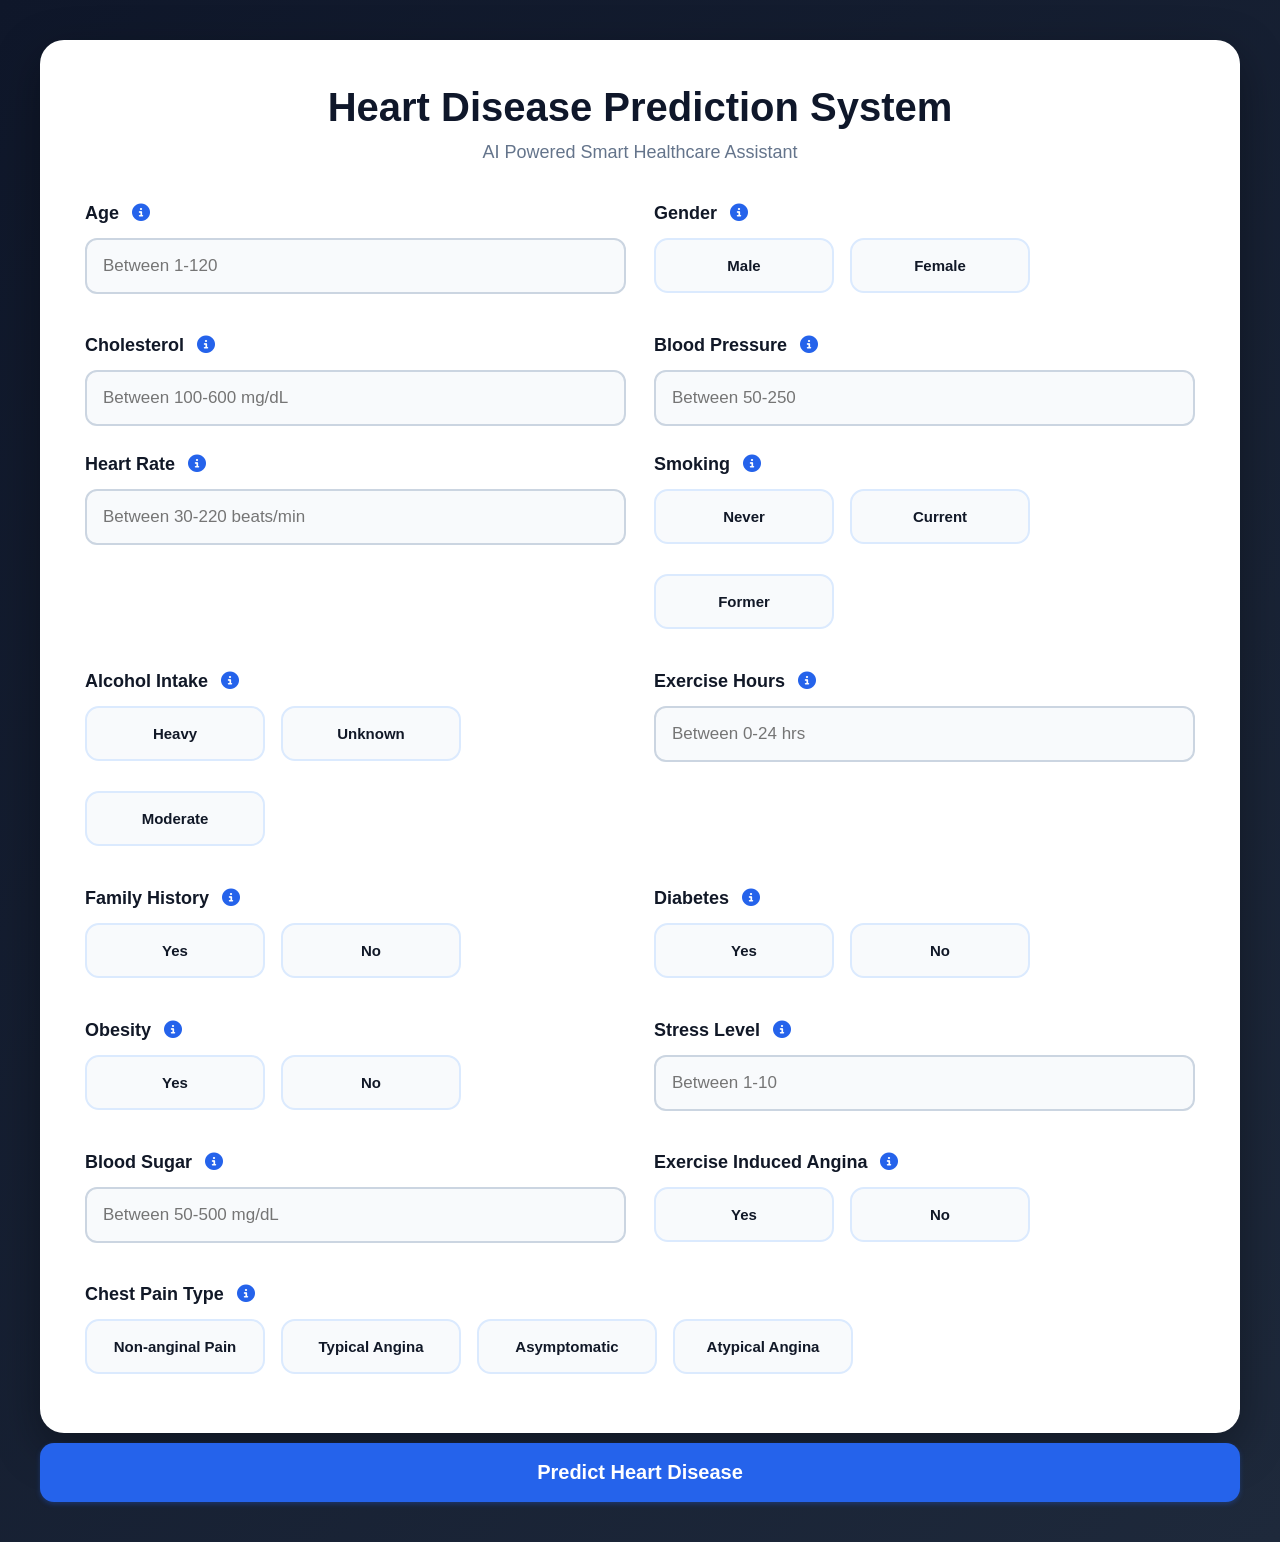
<file: src/templates/index.html>
<!DOCTYPE html>
<html lang="en">

<head>

    <meta charset="UTF-8">

    <meta name="viewport" content="width=device-width, initial-scale=1.0">

    <title>Heart Disease Prediction</title>

    <link rel="stylesheet" href="../static/style.css">

    <!-- FONT AWESOME -->
    <link rel="stylesheet" href="https://cdnjs.cloudflare.com/ajax/libs/font-awesome/6.5.1/css/all.min.css">

</head>

<body>

    <div class="container">

        <div class="card">

            <h1>
                Heart Disease Prediction System
            </h1>

            <p class="subtitle">
                AI Powered Smart Healthcare Assistant
            </p>

            <form action="/predict" method="post">

                <!-- AGE -->
                <div class="form-group">

                    <label>
                        Age

                        <span class="info">
                            <i class="fa-solid fa-circle-info"></i>

                            <span class="tooltip">
                                Enter patient's age in years.
                            </span>
                        </span>
                    </label>

                    <input type="number" name="Age" min="1" max="120" placeholder="Between 1-120" required>

                </div>

                <!-- GENDER -->
                <div class="form-group">

                    <label>
                        Gender

                        <span class="info">
                            <i class="fa-solid fa-circle-info"></i>

                            <span class="tooltip">
                                Biological gender of the patient.
                            </span>
                        </span>
                    </label>

                    <div class="radio-group">

                        <label>
                            <input type="radio" name="Gender" value="Male">
                            Male
                        </label>

                        <label>
                            <input type="radio" name="Gender" value="Female">
                            Female
                        </label>

                    </div>

                </div>

                <!-- CHOLESTEROL -->
                <div class="form-group">

                    <label>
                        Cholesterol

                        <span class="info">
                            <i class="fa-solid fa-circle-info"></i>

                            <span class="tooltip">
                                Total cholesterol level in mg/dL.
                            </span>
                        </span>
                    </label>

                    <input type="number" name="Cholesterol" min="100" max="600" placeholder="Between 100-600 mg/dL"
                        required>

                </div>

                <!-- BLOOD PRESSURE -->
                <div class="form-group">

                    <label>
                        Blood Pressure

                        <span class="info">
                            <i class="fa-solid fa-circle-info"></i>

                            <span class="tooltip">
                                Patient blood pressure value.
                            </span>
                        </span>
                    </label>

                    <input type="number" name="Blood Pressure" min="50" max="250" placeholder="Between 50-250" required>

                </div>

                <!-- HEART RATE -->
                <div class="form-group">

                    <label>
                        Heart Rate

                        <span class="info">
                            <i class="fa-solid fa-circle-info"></i>

                            <span class="tooltip">
                                Resting heart rate of patient.
                            </span>
                        </span>
                    </label>

                    <input type="number" name="Heart Rate" min="30" max="220" placeholder="Between 30-220 beats/min"
                        required>

                </div>

                <!-- SMOKING -->
                <div class="form-group">

                    <label>
                        Smoking

                        <span class="info">
                            <i class="fa-solid fa-circle-info"></i>

                            <span class="tooltip">
                                Smoking habit of patient.
                            </span>
                        </span>
                    </label>

                    <div class="radio-group">

                        <label>
                            <input type="radio" name="Smoking" value="Never">
                            Never
                        </label>

                        <label>
                            <input type="radio" name="Smoking" value="Current">
                            Current
                        </label>

                        <label>
                            <input type="radio" name="Smoking" value="Former">
                            Former
                        </label>

                    </div>

                </div>

                <!-- ALCOHOL -->
                <div class="form-group">

                    <label>
                        Alcohol Intake

                        <span class="info">
                            <i class="fa-solid fa-circle-info"></i>

                            <span class="tooltip">
                                Alcohol consumption level.
                            </span>
                        </span>
                    </label>

                    <div class="radio-group">

                        <label>
                            <input type="radio" name="Alcohol Intake" value="Heavy">
                            Heavy
                        </label>

                        <label>
                            <input type="radio" name="Alcohol Intake" value="Unknown">
                            Unknown
                        </label>

                        <label>
                            <input type="radio" name="Alcohol Intake" value="Moderate">
                            Moderate
                        </label>

                    </div>

                </div>

                <!-- EXERCISE HOURS -->
                <div class="form-group">

                    <label>
                        Exercise Hours

                        <span class="info">
                            <i class="fa-solid fa-circle-info"></i>

                            <span class="tooltip">
                                Number of exercise hours per week.
                            </span>
                        </span>
                    </label>

                    <input type="number" name="Exercise Hours" min="0" max="24" placeholder="Between 0-24 hrs"
                        step="0.1" required>

                </div>

                <!-- FAMILY HISTORY -->
                <div class="form-group">

                    <label>
                        Family History

                        <span class="info">
                            <i class="fa-solid fa-circle-info"></i>

                            <span class="tooltip">
                                Family history of heart disease.
                            </span>
                        </span>
                    </label>

                    <div class="radio-group">

                        <label>
                            <input type="radio" name="Family History" value="Yes">
                            Yes
                        </label>

                        <label>
                            <input type="radio" name="Family History" value="No">
                            No
                        </label>

                    </div>

                </div>

                <!-- DIABETES -->
                <div class="form-group">

                    <label>
                        Diabetes

                        <span class="info">
                            <i class="fa-solid fa-circle-info"></i>

                            <span class="tooltip">
                                Whether patient has diabetes.
                            </span>
                        </span>
                    </label>

                    <div class="radio-group">

                        <label>
                            <input type="radio" name="Diabetes" value="Yes">
                            Yes
                        </label>

                        <label>
                            <input type="radio" name="Diabetes" value="No">
                            No
                        </label>

                    </div>

                </div>

                <!-- OBESITY -->
                <div class="form-group">

                    <label>
                        Obesity

                        <span class="info">
                            <i class="fa-solid fa-circle-info"></i>

                            <span class="tooltip">
                                Whether patient is obese.
                            </span>
                        </span>
                    </label>

                    <div class="radio-group">

                        <label>
                            <input type="radio" name="Obesity" value="Yes">
                            Yes
                        </label>

                        <label>
                            <input type="radio" name="Obesity" value="No">
                            No
                        </label>

                    </div>

                </div>

                <!-- STRESS LEVEL -->
                <div class="form-group">

                    <label>
                        Stress Level

                        <span class="info">
                            <i class="fa-solid fa-circle-info"></i>

                            <span class="tooltip">
                                Stress level from 1 to 10.
                            </span>
                        </span>
                    </label>

                    <input type="number" name="Stress Level" min="1" max="10" placeholder="Between 1-10" required>

                </div>

                <!-- BLOOD SUGAR -->
                <div class="form-group">

                    <label>
                        Blood Sugar

                        <span class="info">
                            <i class="fa-solid fa-circle-info"></i>

                            <span class="tooltip">
                                Blood sugar level in mg/dL.
                            </span>
                        </span>
                    </label>

                    <input type="number" name="Blood Sugar" min="50" max="500" placeholder="Between 50-500 mg/dL"
                        required>

                </div>

                <!-- EXERCISE INDUCED ANGINA -->
                <div class="form-group">

                    <label>
                        Exercise Induced Angina

                        <span class="info">
                            <i class="fa-solid fa-circle-info"></i>

                            <span class="tooltip">
                                Chest pain during exercise.
                            </span>
                        </span>
                    </label>

                    <div class="radio-group">

                        <label>
                            <input type="radio" name="Exercise Induced Angina" value="Yes">
                            Yes
                        </label>

                        <label>
                            <input type="radio" name="Exercise Induced Angina" value="No">
                            No
                        </label>

                    </div>

                </div>

                <!-- CHEST PAIN -->

                <div class="form-group full-width">

                    <label>
                        Chest Pain Type

                        <span class="info">
                            <i class="fa-solid fa-circle-info"></i>

                            <span class="tooltip">
                                Type of chest pain experienced by the patient.
                            </span>
                        </span>
                    </label>

                    <div class="radio-group">

                        <!-- NON ANGINAL -->

                        <label class="option-tooltip">

                            <input type="radio" name="Chest Pain Type" value="Non-anginal Pain">

                            Non-anginal Pain

                            <span class="option-info">
                                Chest pain not related to heart problems.
                            </span>

                        </label>

                        <!-- TYPICAL ANGINA -->

                        <label class="option-tooltip">

                            <input type="radio" name="Chest Pain Type" value="Typical Angina">

                            Typical Angina

                            <span class="option-info">
                                Classic heart-related chest pain caused by reduced blood flow.
                            </span>

                        </label>

                        <!-- ASYMPTOMATIC -->

                        <label class="option-tooltip">

                            <input type="radio" name="Chest Pain Type" value="Asymptomatic">

                            Asymptomatic

                            <span class="option-info">
                                No visible chest pain symptoms despite possible heart disease.
                            </span>

                        </label>

                        <!-- ATYPICAL ANGINA -->

                        <label class="option-tooltip">

                            <input type="radio" name="Chest Pain Type" value="Atypical Angina">

                            Atypical Angina

                            <span class="option-info">
                                Unusual chest pain that may not follow classic angina symptoms.
                            </span>

                        </label>

                    </div>

                </div>

        </div>

        <!-- BUTTON -->
        <button type="submit">
            Predict Heart Disease
        </button>

        </form>

    </div>

    </div>

</body>

</html>
</file>
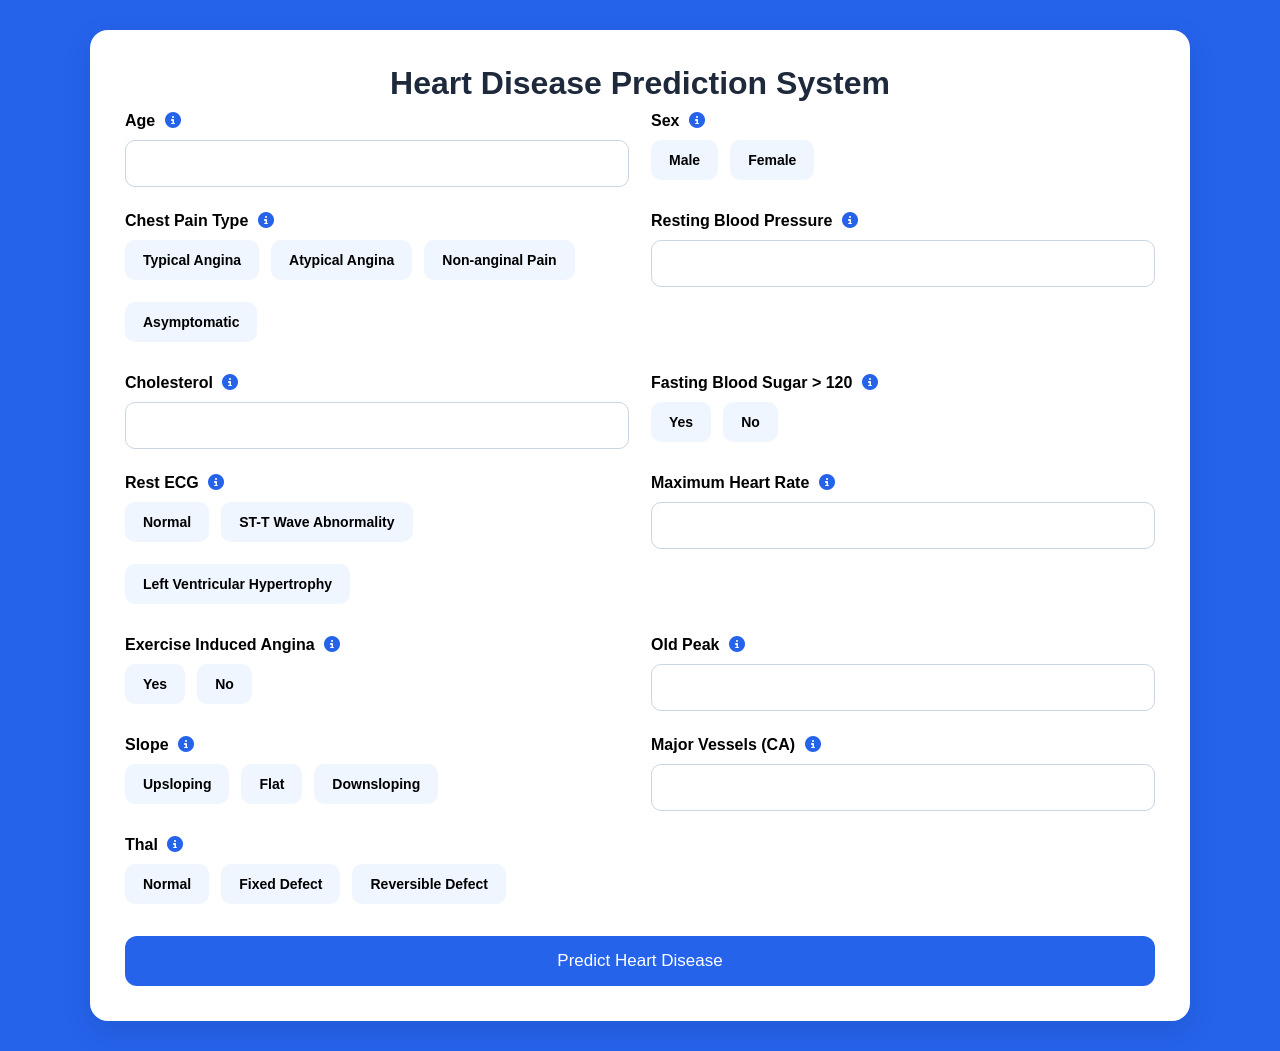
<file: src/new/templates/index.html>
<!DOCTYPE html>
<html lang="en">

<head>

    <meta charset="UTF-8">

    <meta name="viewport" content="width=device-width, initial-scale=1.0">

    <title>Heart Disease Prediction</title>

    <link rel="stylesheet" href="../static/style.css">

    <link rel="stylesheet"
        href="https://cdnjs.cloudflare.com/ajax/libs/font-awesome/6.5.1/css/all.min.css">

</head>

<body>

    <div class="container">

        <div class="card">

            <h1>
                Heart Disease Prediction System
            </h1>

            <!-- <p class="subtitle">
                Cleveland Heart Disease Dataset
            </p> -->

            <form action="/predict" method="POST">

                <!-- AGE -->

                <div class="form-group">

                    <label>

                        Age

                        <span class="info">

                            <i class="fa-solid fa-circle-info"></i>

                            <span class="tooltip">
                                Age of the patient in years.
                            </span>

                        </span>

                    </label>

                    <input type="number"
                        name="age"
                        min="1"
                        max="120"
                        required>

                </div>

                <!-- SEX -->

                <div class="form-group">

                    <label>

                        Sex

                        <span class="info">

                            <i class="fa-solid fa-circle-info"></i>

                            <span class="tooltip">
                                Biological gender of the patient.
                            </span>

                        </span>

                    </label>

                    <div class="radio-group">

                        <label>

                            <input type="radio"
                                name="sex"
                                value="Male"
                                required>

                            Male

                        </label>

                        <label>

                            <input type="radio"
                                name="sex"
                                value="Female">

                            Female

                        </label>

                    </div>

                </div>

                <!-- CHEST PAIN -->

                <div class="form-group full-width">

                    <label>

                        Chest Pain Type

                        <span class="info">

                            <i class="fa-solid fa-circle-info"></i>

                            <span class="tooltip">
                                Type of chest pain experienced by the patient.
                            </span>

                        </span>

                    </label>

                    <div class="radio-group">

                        <label class="option-tooltip">

                            <input type="radio"
                                name="cp"
                                value="Typical Angina"
                                required>

                            Typical Angina

                            <span class="option-info">
                                Classic chest pain caused due to reduced blood flow to heart.
                            </span>

                        </label>

                        <label class="option-tooltip">

                            <input type="radio"
                                name="cp"
                                value="Atypical Angina">

                            Atypical Angina

                            <span class="option-info">
                                Unusual chest pain that may still be related to heart problems.
                            </span>

                        </label>

                        <label class="option-tooltip">

                            <input type="radio"
                                name="cp"
                                value="Non-anginal Pain">

                            Non-anginal Pain

                            <span class="option-info">
                                Chest pain not caused because of heart disease.
                            </span>

                        </label>

                        <label class="option-tooltip">

                            <input type="radio"
                                name="cp"
                                value="Asymptomatic">

                            Asymptomatic

                            <span class="option-info">
                                No chest pain symptoms present.
                            </span>

                        </label>

                    </div>

                </div>

                <!-- BLOOD PRESSURE -->

                <div class="form-group">

                    <label>

                        Resting Blood Pressure

                        <span class="info">

                            <i class="fa-solid fa-circle-info"></i>

                            <span class="tooltip">
                                Blood pressure measured while resting.
                            </span>

                        </span>

                    </label>

                    <input type="number"
                        name="trestbps"
                        min="50"
                        max="250"
                        required>

                </div>

                <!-- CHOLESTEROL -->

                <div class="form-group">

                    <label>

                        Cholesterol

                        <span class="info">

                            <i class="fa-solid fa-circle-info"></i>

                            <span class="tooltip">
                                Cholesterol level in blood.
                            </span>

                        </span>

                    </label>

                    <input type="number"
                        name="chol"
                        min="100"
                        max="600"
                        required>

                </div>

                <!-- FASTING BLOOD SUGAR -->

                <div class="form-group">

                    <label>

                        Fasting Blood Sugar > 120

                        <span class="info">

                            <i class="fa-solid fa-circle-info"></i>

                            <span class="tooltip">
                                Whether fasting blood sugar is greater than 120 mg/dL.
                            </span>

                        </span>

                    </label>

                    <div class="radio-group">

                        <label>

                            <input type="radio"
                                name="fbs"
                                value="Yes"
                                required>

                            Yes

                        </label>

                        <label>

                            <input type="radio"
                                name="fbs"
                                value="No">

                            No

                        </label>

                    </div>

                </div>

                <!-- REST ECG -->

                <div class="form-group full-width">

                    <label>

                        Rest ECG

                        <span class="info">

                            <i class="fa-solid fa-circle-info"></i>

                            <span class="tooltip">
                                Resting electrocardiographic result.
                            </span>

                        </span>

                    </label>

                    <div class="radio-group">

                        <label class="option-tooltip">

                            <input type="radio"
                                name="restecg"
                                value="Normal"
                                required>

                            Normal

                            <span class="option-info">
                                Normal ECG result.
                            </span>

                        </label>

                        <label class="option-tooltip">

                            <input type="radio"
                                name="restecg"
                                value="ST-T Wave Abnormality">

                            ST-T Wave Abnormality

                            <span class="option-info">
                                Small abnormal changes in ECG waves.
                            </span>

                        </label>

                        <label class="option-tooltip">

                            <input type="radio"
                                name="restecg"
                                value="Left Ventricular Hypertrophy">

                            Left Ventricular Hypertrophy

                            <span class="option-info">
                                Thickening of left heart chamber walls.
                            </span>

                        </label>

                    </div>

                </div>

                <!-- MAX HEART RATE -->

                <div class="form-group">

                    <label>

                        Maximum Heart Rate

                        <span class="info">

                            <i class="fa-solid fa-circle-info"></i>

                            <span class="tooltip">
                                Highest heart rate achieved during test.
                            </span>

                        </span>

                    </label>

                    <input type="number"
                        name="thalach"
                        min="50"
                        max="250"
                        required>

                </div>

                <!-- EXANG -->

                <div class="form-group">

                    <label>

                        Exercise Induced Angina

                        <span class="info">

                            <i class="fa-solid fa-circle-info"></i>

                            <span class="tooltip">
                                Chest pain caused during exercise.
                            </span>

                        </span>

                    </label>

                    <div class="radio-group">

                        <label>

                            <input type="radio"
                                name="exang"
                                value="Yes"
                                required>

                            Yes

                        </label>

                        <label>

                            <input type="radio"
                                name="exang"
                                value="No">

                            No

                        </label>

                    </div>

                </div>

                <!-- OLDPEAK -->

                <div class="form-group">

                    <label>

                        Old Peak

                        <span class="info">

                            <i class="fa-solid fa-circle-info"></i>

                            <span class="tooltip">
                                ST depression caused due to exercise.
                            </span>

                        </span>

                    </label>

                    <input type="number"
                        step="0.1"
                        name="oldpeak"
                        min="0"
                        max="10"
                        required>

                </div>

                <!-- SLOPE -->

                <div class="form-group full-width">

                    <label>

                        Slope

                        <span class="info">

                            <i class="fa-solid fa-circle-info"></i>

                            <span class="tooltip">
                                Slope of peak exercise ECG segment.
                            </span>

                        </span>

                    </label>

                    <div class="radio-group">

                        <label class="option-tooltip">

                            <input type="radio"
                                name="slope"
                                value="Upsloping"
                                required>

                            Upsloping

                            <span class="option-info">
                                ECG line rises upward during exercise.
                            </span>

                        </label>

                        <label class="option-tooltip">

                            <input type="radio"
                                name="slope"
                                value="Flat">

                            Flat

                            <span class="option-info">
                                ECG line remains flat during exercise.
                            </span>

                        </label>

                        <label class="option-tooltip">

                            <input type="radio"
                                name="slope"
                                value="Downsloping">

                            Downsloping

                            <span class="option-info">
                                ECG line slopes downward during exercise.
                            </span>

                        </label>

                    </div>

                </div>

                <!-- CA -->

                <div class="form-group">

                    <label>

                        Major Vessels (CA)

                        <span class="info">

                            <i class="fa-solid fa-circle-info"></i>

                            <span class="tooltip">
                                Number of major blood vessels detected.
                            </span>

                        </span>

                    </label>

                    <input type="number"
                        name="ca"
                        min="0"
                        max="3"
                        required>

                </div>

                <!-- THAL -->

                <div class="form-group full-width">

                    <label>

                        Thal

                        <span class="info">

                            <i class="fa-solid fa-circle-info"></i>

                            <span class="tooltip">
                                Thalassemia blood disorder test result.
                            </span>

                        </span>

                    </label>

                    <div class="radio-group">

                        <label class="option-tooltip">

                            <input type="radio"
                                name="thal"
                                value="Normal"
                                required>

                            Normal

                            <span class="option-info">
                                Normal blood flow detected.
                            </span>

                        </label>

                        <label class="option-tooltip">

                            <input type="radio"
                                name="thal"
                                value="Fixed Defect">

                            Fixed Defect

                            <span class="option-info">
                                Permanent blood flow defect in heart.
                            </span>

                        </label>

                        <label class="option-tooltip">

                            <input type="radio"
                                name="thal"
                                value="Reversible Defect">

                            Reversible Defect

                            <span class="option-info">
                                Temporary blood flow problem during exercise.
                            </span>

                        </label>

                    </div>

                </div>

                <button type="submit">
                    Predict Heart Disease
                </button>

            </form>

        </div>

    </div>

</body>

</html>
</file>
<file: src/static/style.css>
*{
    margin:0;
    padding:0;
    box-sizing:border-box;
    font-family:Arial, Helvetica, sans-serif;
}

body{
    background:linear-gradient(135deg,#0f172a,#1e293b);
    min-height:100vh;
    display:flex;
    justify-content:center;
    align-items:center;
    padding:40px;
}

.container{
    width:100%;
    max-width:1300px;
}

.card{
    background:white;
    padding:45px;
    border-radius:24px;
    box-shadow:0 15px 45px rgba(0,0,0,0.35);
}

h1{
    text-align:center;
    color:#0f172a;
    margin-bottom:12px;
    font-size:40px;
    font-weight:700;
}

.subtitle{
    text-align:center;
    color:#64748b;
    margin-bottom:40px;
    font-size:18px;
}

form{
    display:grid;
    grid-template-columns:1fr 1fr;
    gap:28px;
}

.form-group{
    width:100%;
}

.form-group.full-width{
    grid-column:1/3;
}

.form-group label{
    font-weight:700;
    display:block;
    margin-bottom:14px;
    color:#111827;
    font-size:18px;
}

input[type="number"]{
    width:100%;
    padding:16px;
    border-radius:12px;
    border:2px solid #cbd5e1;
    font-size:17px;
    transition:0.3s;
    background:#f8fafc;
}

input[type="number"]:focus{
    outline:none;
    border-color:#2563eb;
    background:white;
    box-shadow:0 0 12px rgba(37,99,235,0.25);
}

.radio-group{
    display:flex;
    flex-wrap:wrap;
    gap:16px;
}

.radio-group label{
    background:#f8fafc;
    padding:14px 22px;
    border-radius:14px;
    cursor:pointer;
    transition:0.3s;
    border:2px solid #dbeafe;
    font-size:15px;
    font-weight:600;
    min-width:180px;
    min-height:55px;
    text-align:center;
    display:flex;
    align-items:center;
    justify-content:center;
    position:relative;
}

.radio-group input[type="radio"]{
    display:none;
}

.radio-group label:hover{
    background:#dbeafe;
    border-color:#2563eb;
    transform:translateY(-2px);
    box-shadow:0 6px 15px rgba(37,99,235,0.2);
}

.radio-group label:has(input[type="radio"]:checked){
    background:#dbeafe;
    border-color:#2563eb;
    color:#1d4ed8;
    transform:translateY(-2px);
    box-shadow:0 6px 15px rgba(37,99,235,0.2);
}

button{
    grid-column:1/3;
    width:100%;
    padding:18px;
    border:none;
    border-radius:14px;
    background:#2563eb;
    color:white;
    font-size:20px;
    font-weight:bold;
    cursor:pointer;
    transition:0.3s;
    margin-top:10px;
    box-shadow:0 2px 5px rgba(37,99,235,0.3);
}

button:hover{
    background:#1d4ed8;
    transform:translateY(-3px);
}

.info{
    position:relative;
    margin-left:8px;
    color:#2563eb;
    cursor:pointer;
}

.info i{
    font-size:18px;
}

.tooltip{
    visibility:hidden;
    width:250px;
    background:#111827;
    color:white;
    text-align:center;
    padding:12px;
    border-radius:10px;
    position:absolute;
    top:-10px;
    left:32px;
    z-index:1;
    opacity:0;
    transition:0.3s;
    font-size:14px;
    font-weight:normal;
    line-height:1.5;
}

.info:hover .tooltip{
    visibility:visible;
    opacity:1;
}

.option-tooltip{
    position:relative;
}

.option-info{
    visibility:hidden;
    opacity:0;
    position:absolute;
    bottom:115%;
    left:50%;
    transform:translateX(-50%);
    background:#111827;
    color:white;
    padding:10px 14px;
    border-radius:10px;
    width:240px;
    text-align:center;
    font-size:13px;
    font-weight:normal;
    line-height:1.5;
    transition:0.3s;
    z-index:10;
    pointer-events:none;
}

.option-tooltip:hover .option-info{
    visibility:visible;
    opacity:1;
}

@media(max-width:950px){

    form{
        grid-template-columns:1fr;
    }

    .form-group.full-width{
        grid-column:1/2;
    }

    button{
        grid-column:1/2;
    }

    .card{
        padding:28px;
    }

    h1{
        font-size:30px;
    }

    .radio-group{
        flex-direction:column;
    }

    .radio-group label{
        width:100%;
    }
}
</file>
<file: src/new/static/style.css>
*{
    margin:0;
    padding:0;
    box-sizing:border-box;
    font-family:Arial,sans-serif;
}

body{
    background:#2563eb;
    min-height:100vh;
    display:flex;
    justify-content:center;
    align-items:center;
    padding:30px;
}

.container,
.result-container{
    width:100%;
    display:flex;
    justify-content:center;
}

.card,
.result-card{
    background:white;
    width:100%;
    max-width:1100px;
    padding:35px;
    border-radius:18px;
    box-shadow:0 10px 30px rgba(0,0,0,0.1);
}

h1{
    text-align:center;
    margin-bottom:10px;
    color:#1e293b;
}

form{
    display:grid;
    grid-template-columns:1fr 1fr;
    gap:22px;
}

.form-group{
    display:flex;
    flex-direction:column;
}

label{
    font-weight:600;
    margin-bottom:10px;
    color:black;
}

input[type="number"]{
    padding:14px;
    border:1px solid #cbd5e1;
    border-radius:10px;
    font-size:15px;
}

.radio-group{
    display:flex;
    gap:12px;
    flex-wrap:wrap;
}

.radio-group label{
    position:relative;
    padding:12px 18px;
    border-radius:10px;
    background:#eff6ff;
    cursor:pointer;
    transition:0.3s;
    font-size:14px;
}

.radio-group label:hover{
    background:#2563eb;
    color:white;
}

input[type="radio"]{
    display:none;
}

input[type="radio"]:checked + *{
    color:white;
}

.radio-group label:has(input[type="radio"]:checked){
    background:#2563eb;
    color:white;
}

button{
    grid-column:1/3;
    padding:15px;
    border:none;
    border-radius:12px;
    background:#2563eb;
    color:white;
    font-size:17px;
    cursor:pointer;
    transition:0.3s;
}

button:hover{
    background:#2563eb;
}

.result-box{
    background:#f8fafc;
    padding:25px;
    border-radius:14px;
    margin-top:25px;
    margin-bottom:30px;
}

.safe{
    color:green;
}

.danger{
    color:red;
}

.table-title{
    margin-bottom:15px;
}

table{
    width:100%;
    border-collapse:collapse;
    margin-bottom:25px;
}

table th{
    background:#2563eb;
    color:white;
    padding:14px;
    text-align:left;
}

table td{
    padding:14px;
    border-bottom:1px solid #e2e8f0;
}

table tr:hover{
    background:#f8fafc;
}

.back-btn{
    display:inline-block;
    text-decoration:none;
    padding:12px 18px;
    background:#2563eb;
    color:white;
    border-radius:10px;
}

.info{
    position:relative;
    margin-left:5px;
    color:#2563eb;
    cursor:pointer;
}

.tooltip{
    visibility:hidden;
    opacity:0;
    position:absolute;
    width:220px;
    background:#2563eb;
    color:white;
    padding:10px;
    border-radius:8px;
    top:28px;
    left:0;
    transition:0.3s;
    font-size:13px;
    z-index:10;
}

.info:hover .tooltip{
    visibility:visible;
    opacity:1;
}

.option-tooltip{
    position:relative;
}

.option-info{
    visibility:hidden;
    opacity:0;
    position:absolute;
    bottom:120%;
    left:50%;
    transform:translateX(-50%);
    width:220px;
    background:white;
    color:#2563eb;
    padding:10px;
    border-radius:8px;
    font-size:13px;
    transition:0.3s;
    z-index:20;
}

.option-tooltip:hover .option-info{
    visibility:visible;
    opacity:1;
}

@media(max-width:900px){

    form{
        grid-template-columns:1fr;
    }

    .form-group.full-width{
        grid-column:1/2;
    }

    button{
        grid-column:1/2;
    }

}
</file>
